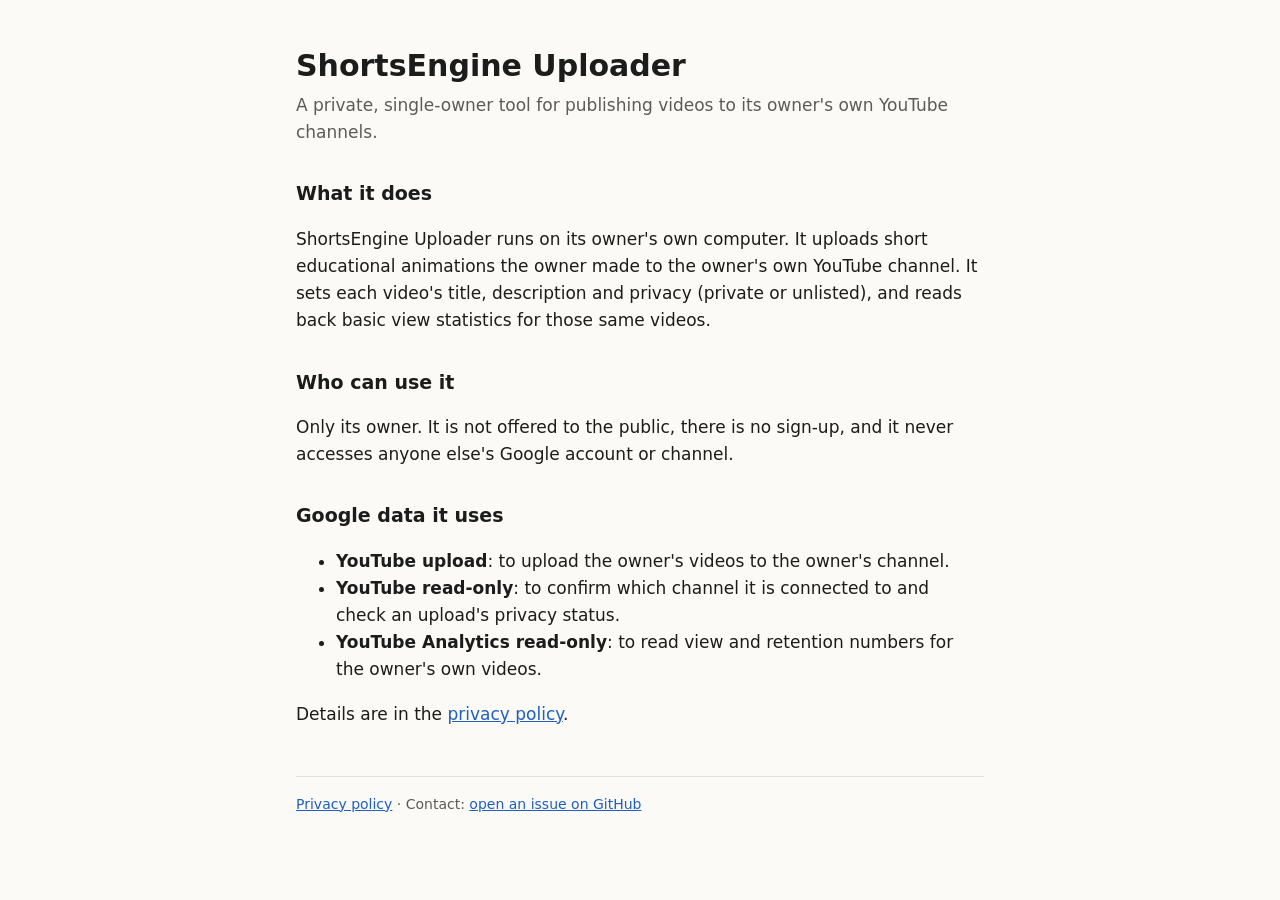
<file: index.html>
<!doctype html>
<html lang="en">
<head>
<meta charset="utf-8">
<meta name="viewport" content="width=device-width,initial-scale=1">
<title>ShortsEngine Uploader</title>
<link rel="stylesheet" href="style.css">
</head>
<body>
<main>
<h1>ShortsEngine Uploader</h1>
<p class="sub">A private, single-owner tool for publishing videos to its owner's own YouTube channels.</p>
<h2>What it does</h2>
<p>ShortsEngine Uploader runs on its owner's own computer. It uploads short educational animations the owner made to the owner's own YouTube channel. It sets each video's title, description and privacy (private or unlisted), and reads back basic view statistics for those same videos.</p>
<h2>Who can use it</h2>
<p>Only its owner. It is not offered to the public, there is no sign-up, and it never accesses anyone else's Google account or channel.</p>
<h2>Google data it uses</h2>
<ul>
<li><b>YouTube upload</b>: to upload the owner's videos to the owner's channel.</li>
<li><b>YouTube read-only</b>: to confirm which channel it is connected to and check an upload's privacy status.</li>
<li><b>YouTube Analytics read-only</b>: to read view and retention numbers for the owner's own videos.</li>
</ul>
<p>Details are in the <a href="privacy.html">privacy policy</a>.</p>
<footer><a href="privacy.html">Privacy policy</a> · Contact: <a href="https://github.com/Qwieber-eng/shortsengine-uploader/issues">open an issue on GitHub</a></footer>
</main>
</body>
</html>
</file>
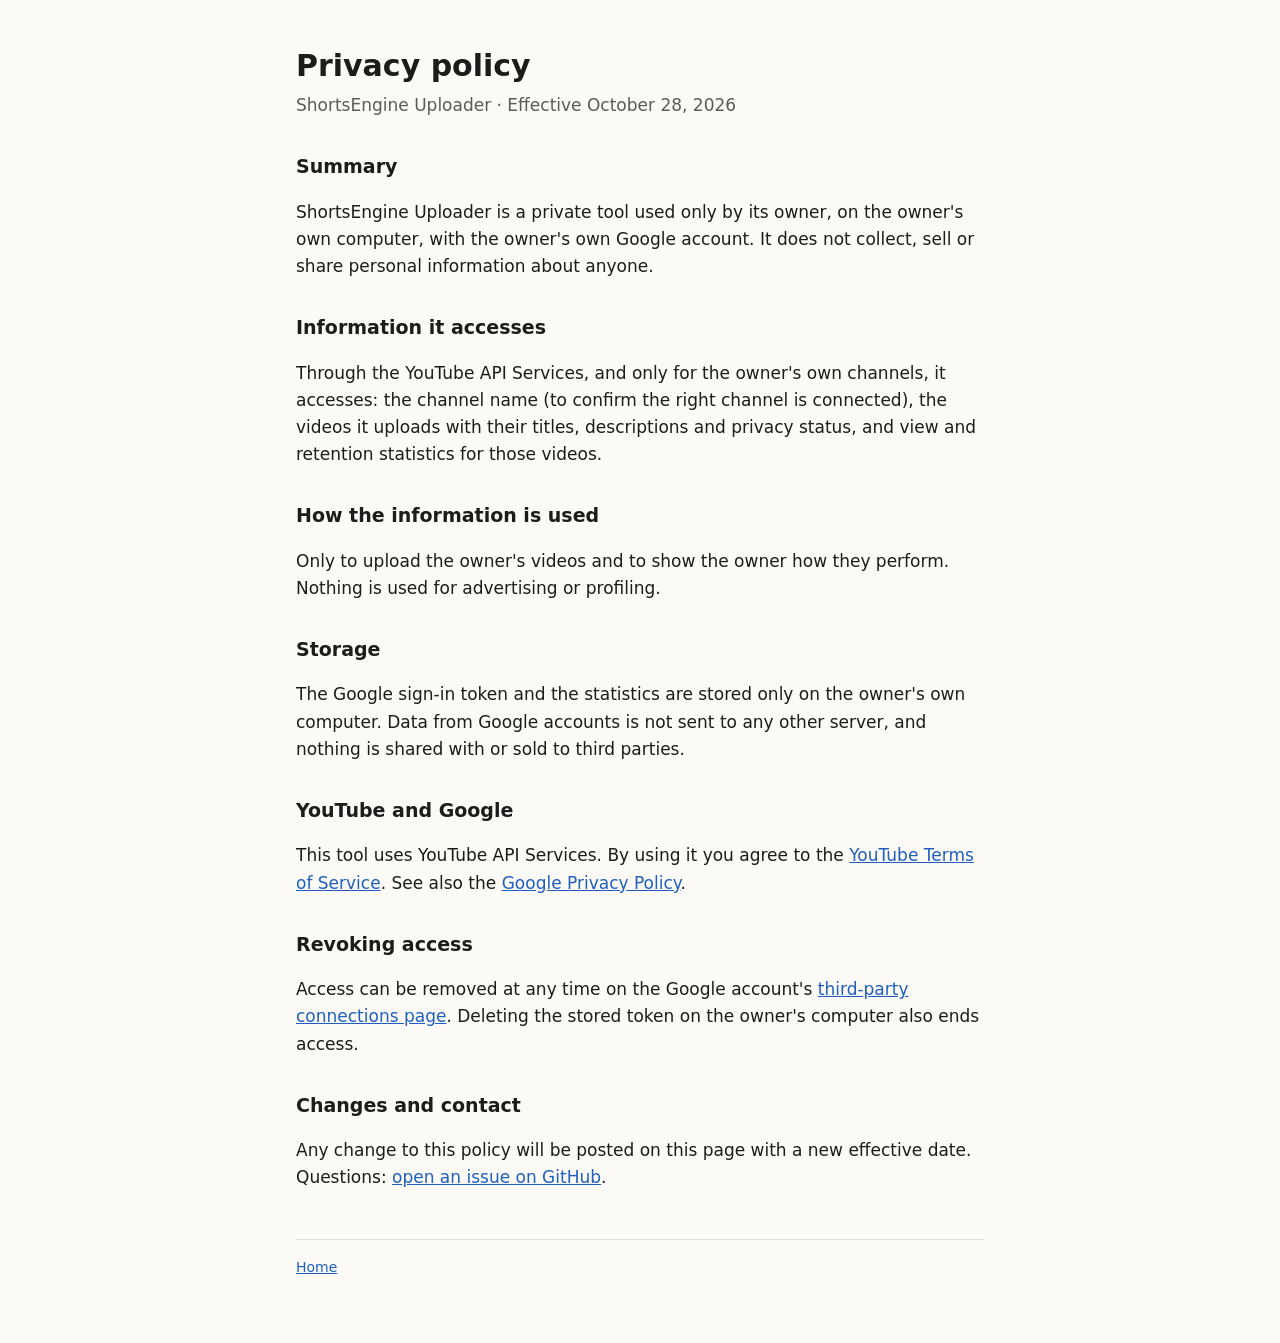
<file: privacy.html>
<!doctype html>
<html lang="en">
<head>
<meta charset="utf-8">
<meta name="viewport" content="width=device-width,initial-scale=1">
<title>Uploader Privacy Policy</title>
<link rel="stylesheet" href="style.css">
</head>
<body>
<main>
<h1>Privacy policy</h1>
<p class="sub">ShortsEngine Uploader · Effective October 28, 2026</p>
<h2>Summary</h2>
<p>ShortsEngine Uploader is a private tool used only by its owner, on the owner's own computer, with the owner's own Google account. It does not collect, sell or share personal information about anyone.</p>
<h2>Information it accesses</h2>
<p>Through the YouTube API Services, and only for the owner's own channels, it accesses: the channel name (to confirm the right channel is connected), the videos it uploads with their titles, descriptions and privacy status, and view and retention statistics for those videos.</p>
<h2>How the information is used</h2>
<p>Only to upload the owner's videos and to show the owner how they perform. Nothing is used for advertising or profiling.</p>
<h2>Storage</h2>
<p>The Google sign-in token and the statistics are stored only on the owner's own computer. Data from Google accounts is not sent to any other server, and nothing is shared with or sold to third parties.</p>
<h2>YouTube and Google</h2>
<p>This tool uses YouTube API Services. By using it you agree to the <a href="https://www.youtube.com/t/terms">YouTube Terms of Service</a>. See also the <a href="https://policies.google.com/privacy">Google Privacy Policy</a>.</p>
<h2>Revoking access</h2>
<p>Access can be removed at any time on the Google account's <a href="https://myaccount.google.com/connections">third-party connections page</a>. Deleting the stored token on the owner's computer also ends access.</p>
<h2>Changes and contact</h2>
<p>Any change to this policy will be posted on this page with a new effective date. Questions: <a href="https://github.com/Qwieber-eng/shortsengine-uploader/issues">open an issue on GitHub</a>.</p>
<footer><a href="index.html">Home</a></footer>
</main>
</body>
</html>
</file>
<file: style.css>
:root{--bg:#fbfaf7;--fg:#1c1c1a;--muted:#5d5b55;--line:#e3e0d8;--link:#1f5fbf}
@media (prefers-color-scheme:dark){:root{--bg:#161614;--fg:#ecebe6;--muted:#a9a69d;--line:#2e2d29;--link:#8db7ff}}
*{box-sizing:border-box}
body{margin:0;background:var(--bg);color:var(--fg);font:17px/1.6 system-ui,-apple-system,"Segoe UI",sans-serif}
main{max-width:720px;margin:0 auto;padding:48px 16px 64px}
h1{font-size:30px;line-height:1.2;margin:0 0 8px}
h2{font-size:19px;margin:32px 0 6px}
p,li{color:var(--fg)}
.sub{color:var(--muted);margin:0 0 24px}
a{color:var(--link)}
footer{margin-top:48px;padding-top:16px;border-top:1px solid var(--line);color:var(--muted);font-size:14px}
</file>
